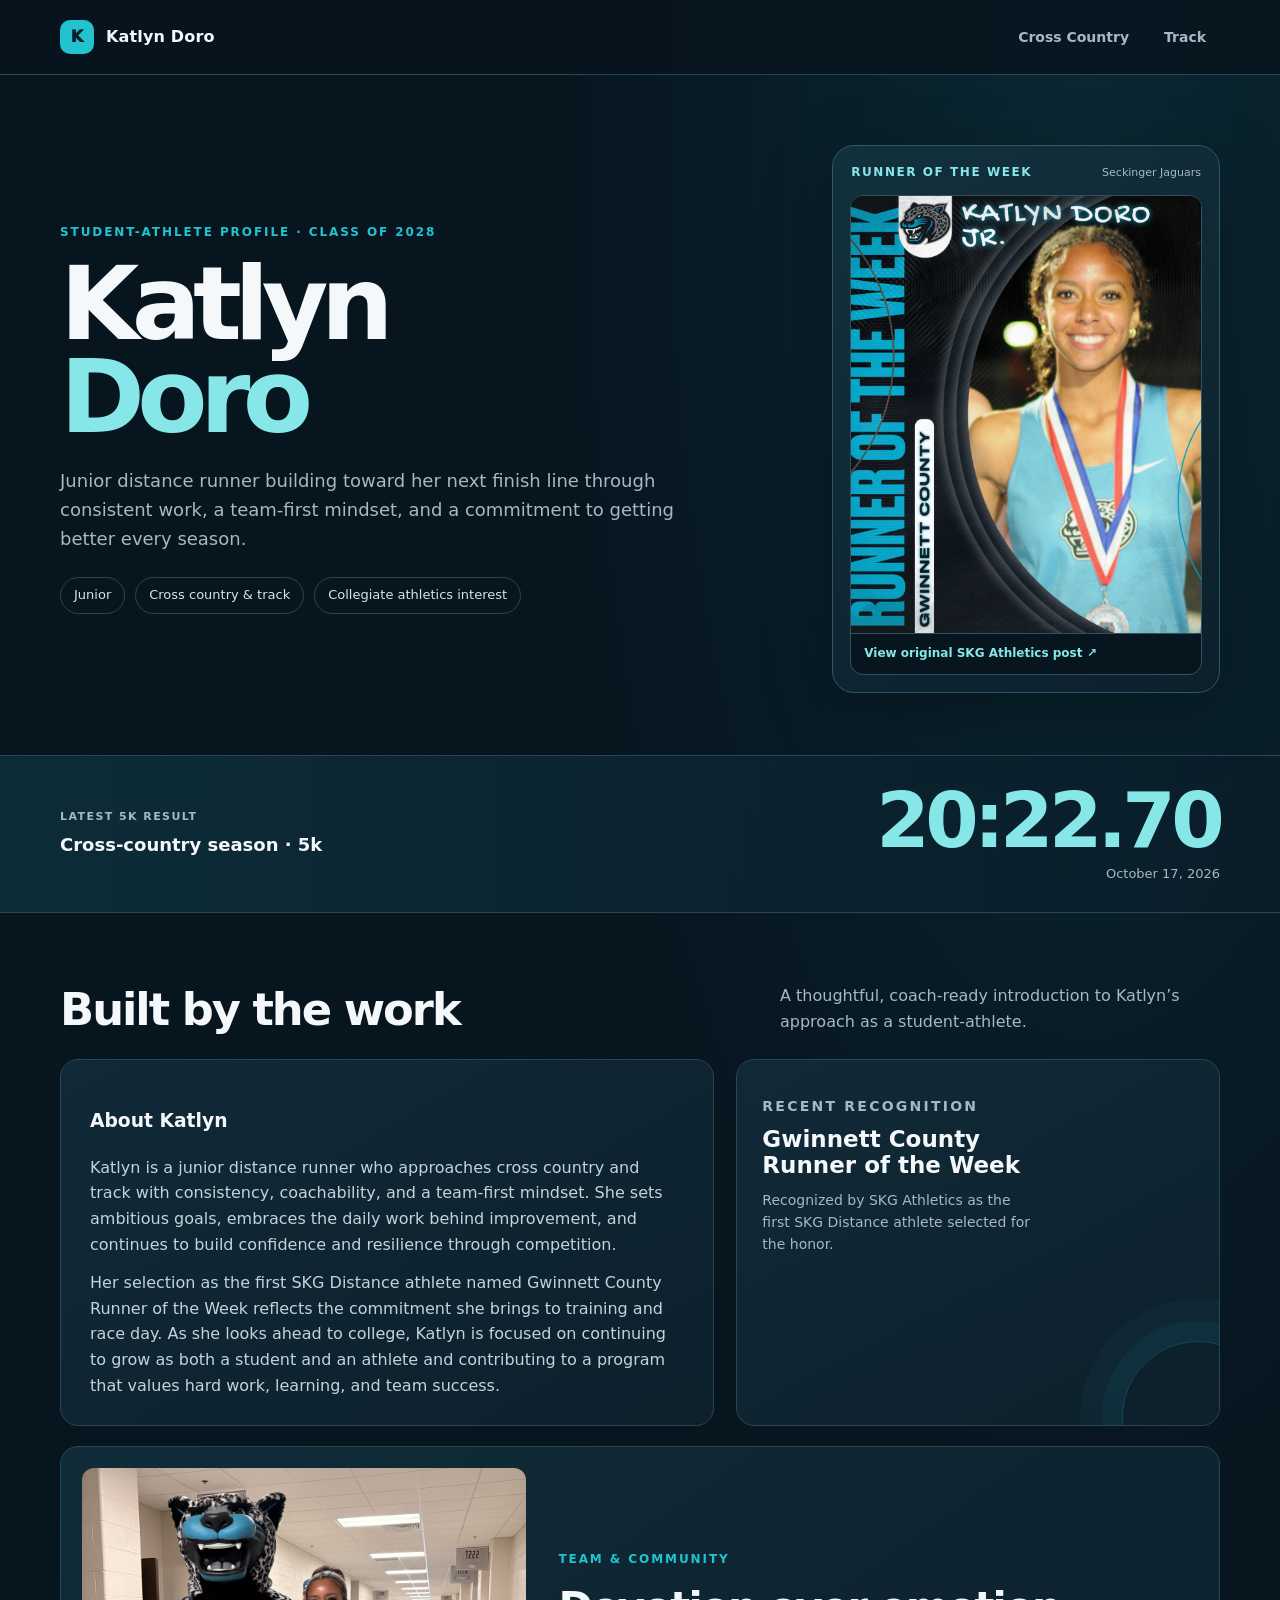
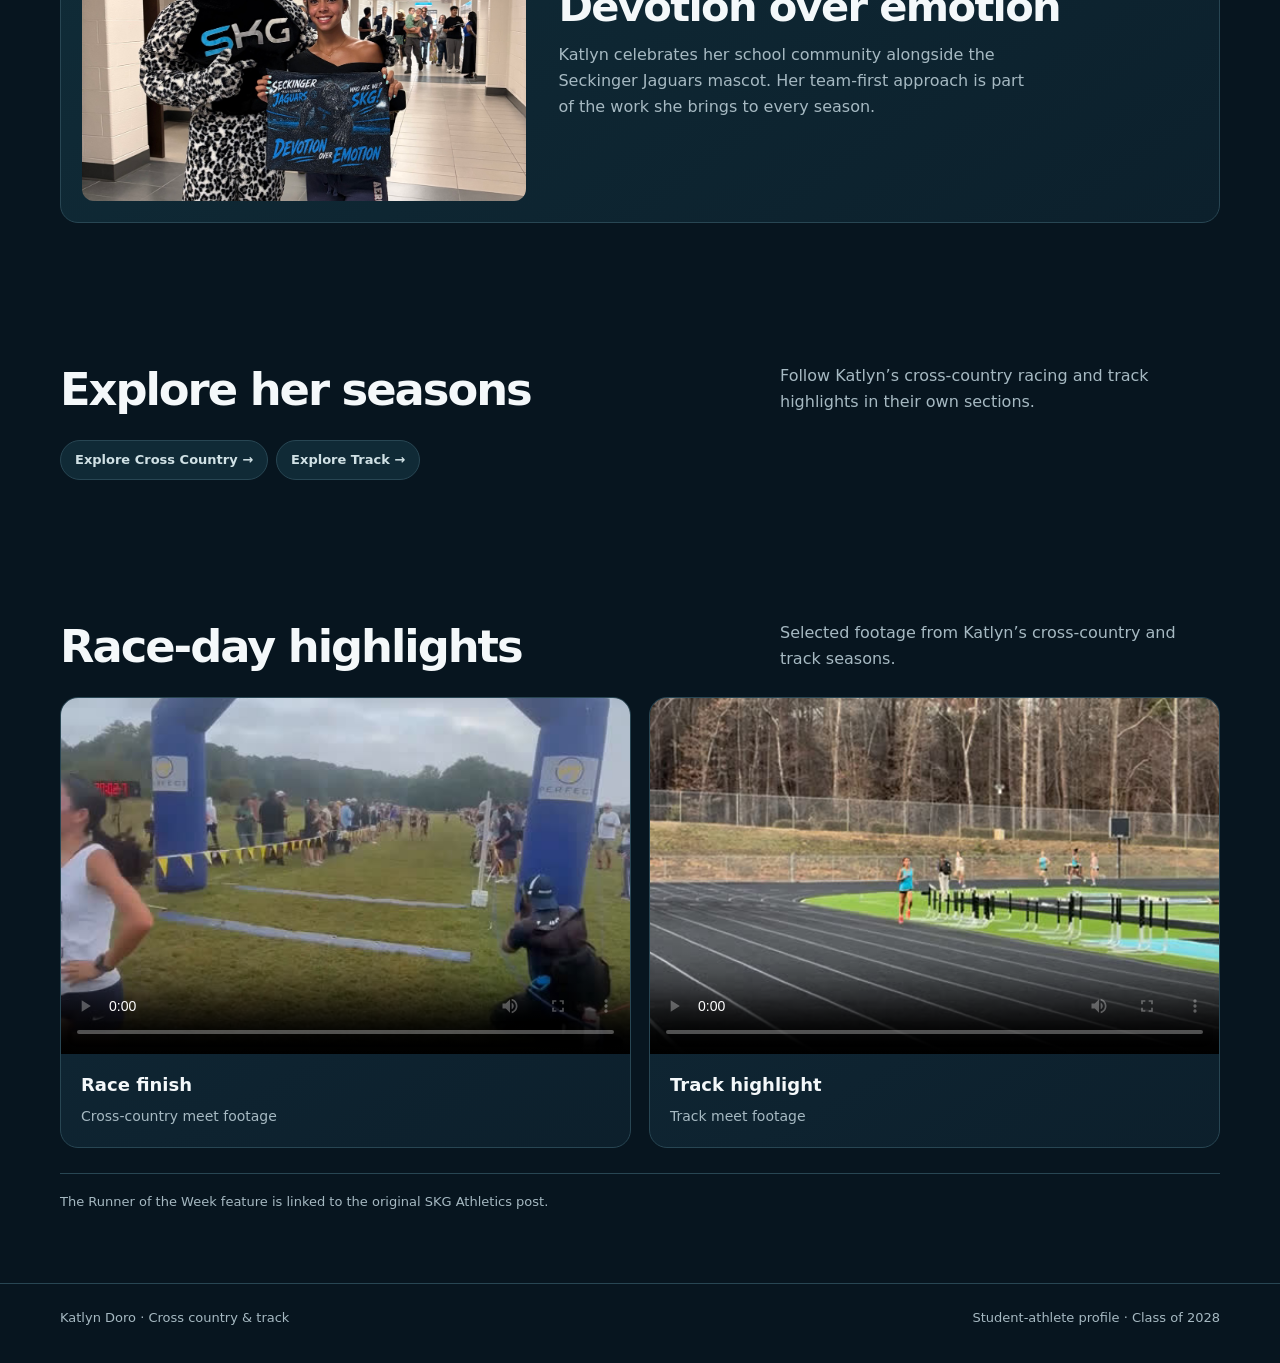
<file: index.html>
<!doctype html>
<html lang="en">
<head>
  <meta charset="utf-8">
  <meta name="viewport" content="width=device-width, initial-scale=1">
  <meta name="theme-color" content="#07151f">
  <meta name="description" content="Meet Katlyn Doro, junior cross-country and track athlete. Explore her latest 5K result, athlete bio, and race highlights.">
  <title>Katlyn Doro | Cross Country &amp; Track</title>
  <link rel="icon" href="data:image/svg+xml,%3Csvg xmlns='http://www.w3.org/2000/svg' viewBox='0 0 40 40'%3E%3Crect width='40' height='40' rx='11' fill='%2321c3cf'/%3E%3Cpath d='M10 29 20 10l10 19h-6l-4-8-4 8z' fill='%2307202a'/%3E%3C/svg%3E">
  <link rel="stylesheet" href="styles.css">
</head>
<body>
  <div class="topline"><div class="wrap nav">
    <a class="brand" href="index.html"><span class="mark" aria-hidden="true">K</span><span>Katlyn Doro</span></a>
    <nav class="nav-links" aria-label="Main navigation"><a href="cross-country.html">Cross Country</a><a href="track.html">Track</a></nav>
  </div></div>
  <header class="wrap hero">
    <div class="hero-grid">
      <div>
        <p class="eyebrow">Student-athlete profile · Class of 2028</p>
        <h1>Katlyn<br><span>Doro</span></h1>
        <p class="hero-copy">Junior distance runner building toward her next finish line through consistent work, a team-first mindset, and a commitment to getting better every season.</p>
        <div class="hero-meta"><span class="meta-pill">Junior</span><span class="meta-pill">Cross country &amp; track</span><span class="meta-pill">Collegiate athletics interest</span></div>
      </div>
      <aside class="runner-card" aria-label="Runner of the Week feature">
        <div class="runner-label"><strong>Runner of the Week</strong><span>Seckinger Jaguars</span></div>
        <a class="runner-image" href="https://www.instagram.com/p/DengwAHEeRJ/" target="_blank" rel="noopener noreferrer" aria-label="Open Katlyn's Runner of the Week post on Instagram">
          <img src="media/runner-of-week.jpeg" alt="Gwinnett County Runner of the Week graphic featuring Katlyn Doro Jr.">
          <span>View original SKG Athletics post ↗</span>
        </a>
      </aside>
    </div>
  </header>
  <div class="result-band"><div class="wrap result"><div><span class="result-label">Latest 5K result</span><p class="result-name">Cross-country season · 5k
  </p></div><div><div class="result-time" aria-label="20 minutes 22 point 70 seconds">20:22.70</div><div class="result-date">October 17, 2026</div></div></div></div>
  <main>
    <section class="wrap" aria-labelledby="about-title">
      <div class="section-head"><h2 id="about-title">Built by the work</h2><p>A thoughtful, coach-ready introduction to Katlyn’s approach as a student-athlete.</p></div>
      <div class="bio-grid">
        <article class="bio-card"><h3>About Katlyn</h3><p>Katlyn is a junior distance runner who approaches cross country and track with consistency, coachability, and a team-first mindset. She sets ambitious goals, embraces the daily work behind improvement, and continues to build confidence and resilience through competition.</p><p>Her selection as the first SKG Distance athlete named Gwinnett County Runner of the Week reflects the commitment she brings to training and race day. As she looks ahead to college, Katlyn is focused on continuing to grow as both a student and an athlete and contributing to a program that values hard work, learning, and team success.</p></article>
        <aside class="recognition"><p class="eyebrow">Recent recognition</p><h3>Gwinnett County Runner of the Week</h3><p>Recognized by SKG Athletics as the first SKG Distance athlete selected for the honor.</p></aside>
      </div>
      <div class="photo-feature"><img src="media/katlyn-team.jpeg" alt="Katlyn standing with the Seckinger Jaguars mascot at school." loading="lazy"><div><p class="eyebrow">Team &amp; community</p><h3>Devotion over emotion</h3><p>Katlyn celebrates her school community alongside the Seckinger Jaguars mascot. Her team-first approach is part of the work she brings to every season.</p></div></div>
    </section>
    <section class="wrap" aria-labelledby="explore-title">
      <div class="section-head"><h2 id="explore-title">Explore her seasons</h2><p>Follow Katlyn’s cross-country racing and track highlights in their own sections.</p></div>
      <div class="section-tabs"><a href="cross-country.html">Explore Cross Country →</a><a href="track.html">Explore Track →</a></div>
    </section>
    <section class="wrap" id="highlights" aria-labelledby="highlights-title">
      <div class="section-head"><h2 id="highlights-title">Race-day highlights</h2><p>Selected footage from Katlyn’s cross-country and track seasons.</p></div>
      <div class="videos">
        <article class="video-card"><video controls playsinline preload="metadata" poster="media/race-finish.jpg" aria-label="Cross-country race finish video"><source src="media/race-finish.mp4" type="video/mp4">Your browser does not support embedded video.</video><div class="video-copy"><h3>Race finish</h3><p>Cross-country meet footage</p></div></article>
        <article class="video-card"><video controls playsinline preload="metadata" poster="media/track-highlight.jpg" aria-label="Track highlight video"><source src="media/track-highlight.mp4" type="video/mp4">Your browser does not support embedded video.</video><div class="video-copy"><h3>Track highlight</h3><p>Track meet footage</p></div></article>
      </div>
      <p class="source-note">The Runner of the Week feature is linked to the original SKG Athletics post.</p>
    </section>
  </main>
  <footer><div class="wrap footer-inner"><span>Katlyn Doro · Cross country &amp; track</span><span>Student-athlete profile · Class of 2028</span></div></footer>
</body>
</html>
</file>
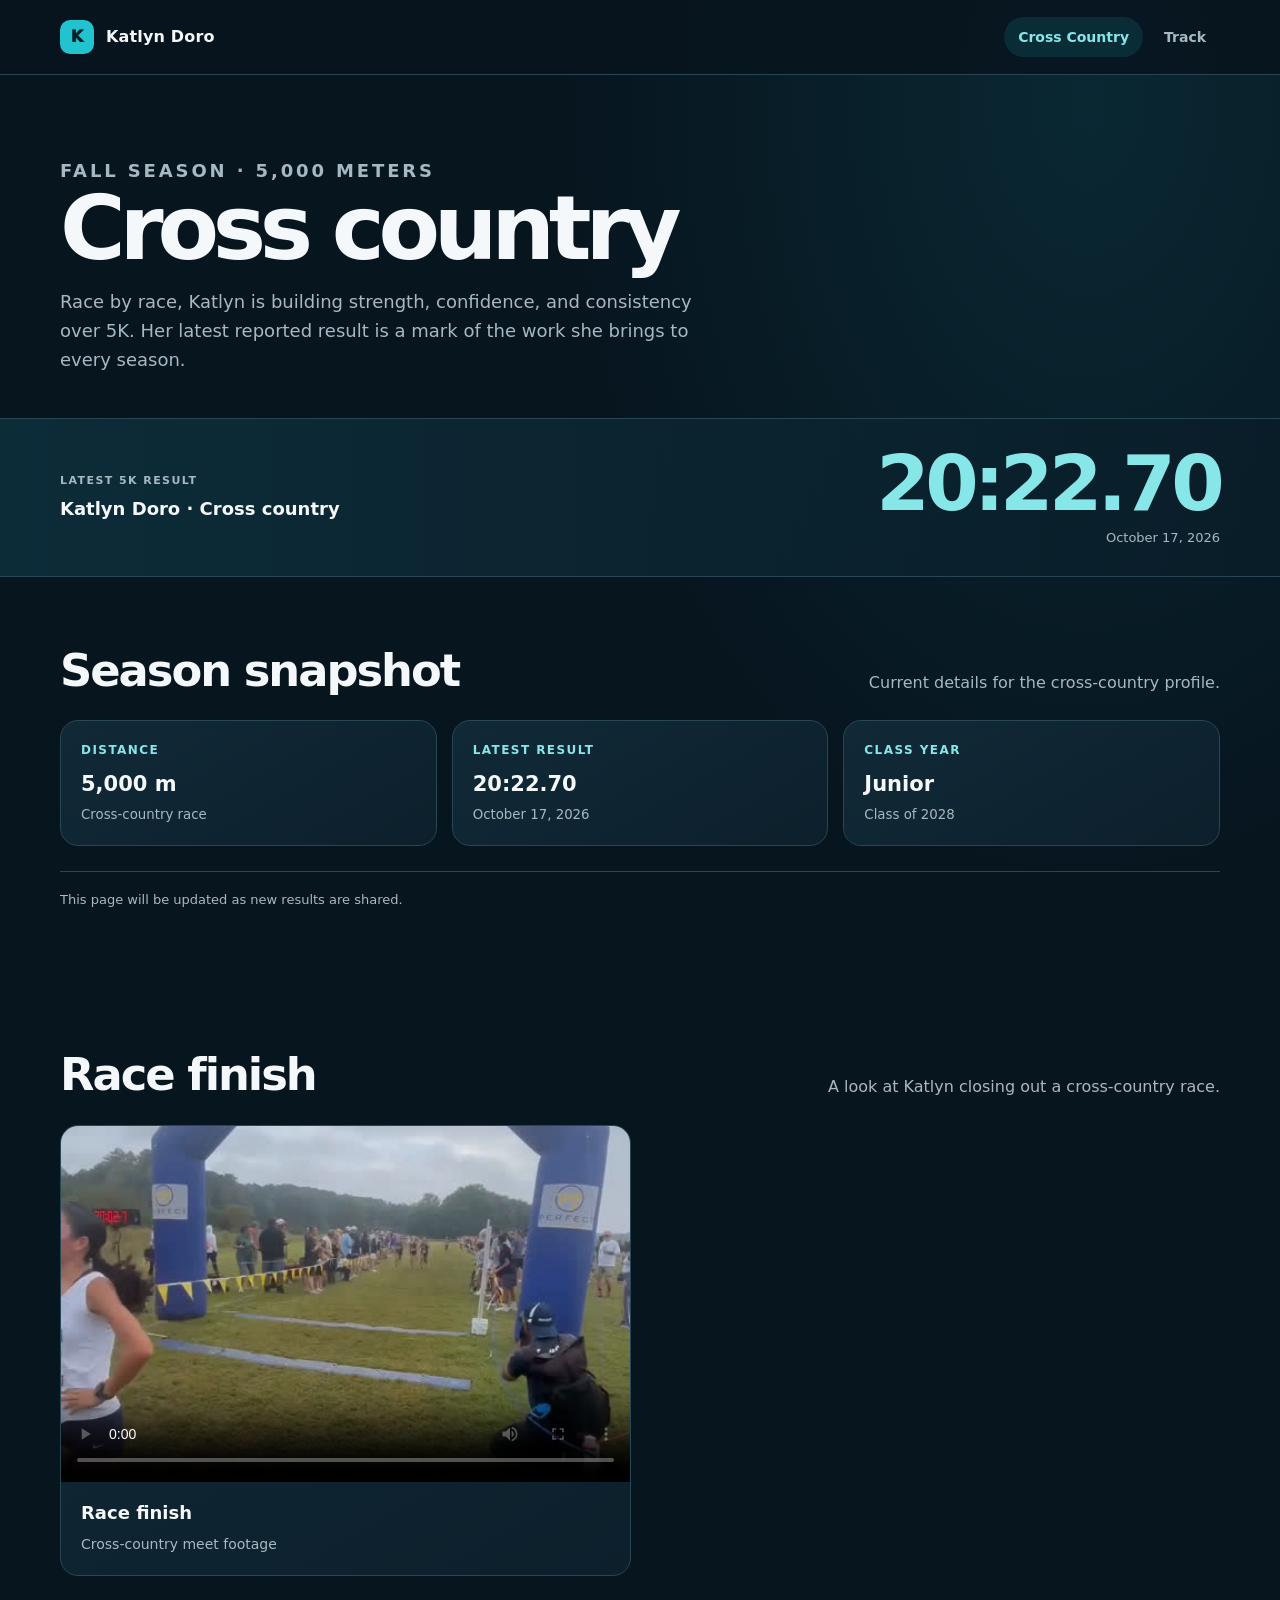
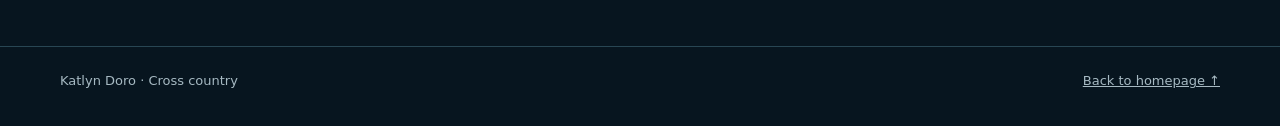
<file: cross-country.html>
<!doctype html>
<html lang="en">
<head>
  <meta charset="utf-8"><meta name="viewport" content="width=device-width, initial-scale=1"><meta name="theme-color" content="#07151f">
  <meta name="description" content="Katlyn Doro's cross-country profile, latest 5K result, and race finish highlight.">
  <title>Cross Country | Katlyn Doro</title><link rel="icon" href="data:image/svg+xml,%3Csvg xmlns='http://www.w3.org/2000/svg' viewBox='0 0 40 40'%3E%3Crect width='40' height='40' rx='11' fill='%2321c3cf'/%3E%3Cpath d='M10 29 20 10l10 19h-6l-4-8-4 8z' fill='%2307202a'/%3E%3C/svg%3E"><link rel="stylesheet" href="styles.css">
</head>
<body><div class="topline"><div class="wrap nav"><a class="brand" href="index.html"><span class="mark" aria-hidden="true">K</span><span>Katlyn Doro</span></a><nav class="nav-links" aria-label="Main navigation"><a href="cross-country.html" aria-current="page">Cross Country</a><a href="track.html">Track</a></nav></div></div>
<header class="wrap page-hero"><p class="eyebrow">Fall season · 5,000 meters</p><h1>Cross country</h1><p>Race by race, Katlyn is building strength, confidence, and consistency over 5K. Her latest reported result is a mark of the work she brings to every season.</p></header>
<div class="result-band"><div class="wrap result"><div><span class="result-label">Latest 5K result</span><p class="result-name">Katlyn Doro · Cross country</p></div><div><div class="result-time">20:22.70</div><div class="result-date">October 17, 2026</div></div></div></div>
<main><section class="wrap"><div class="section-head"><h2>Season snapshot</h2><p>Current details for the cross-country profile.</p></div><div class="event-grid"><article class="event-card"><strong>Distance</strong><span>5,000 m</span><small>Cross-country race</small></article><article class="event-card"><strong>Latest result</strong><span>20:22.70</span><small>October 17, 2026</small></article><article class="event-card"><strong>Class year</strong><span>Junior</span><small>Class of 2028</small></article></div><p class="source-note">This page will be updated as new results are shared.</p></section>
<section class="wrap"><div class="section-head"><h2>Race finish</h2><p>A look at Katlyn closing out a cross-country race.</p></div><div class="videos"><article class="video-card"><video controls playsinline preload="metadata" poster="media/race-finish.jpg" aria-label="Cross-country race finish video"><source src="media/race-finish.mp4" type="video/mp4">Your browser does not support embedded video.</video><div class="video-copy"><h3>Race finish</h3><p>Cross-country meet footage</p></div></article></div></section></main>
<footer><div class="wrap footer-inner"><span>Katlyn Doro · Cross country</span><a href="index.html">Back to homepage ↑</a></div></footer></body></html>
</file>
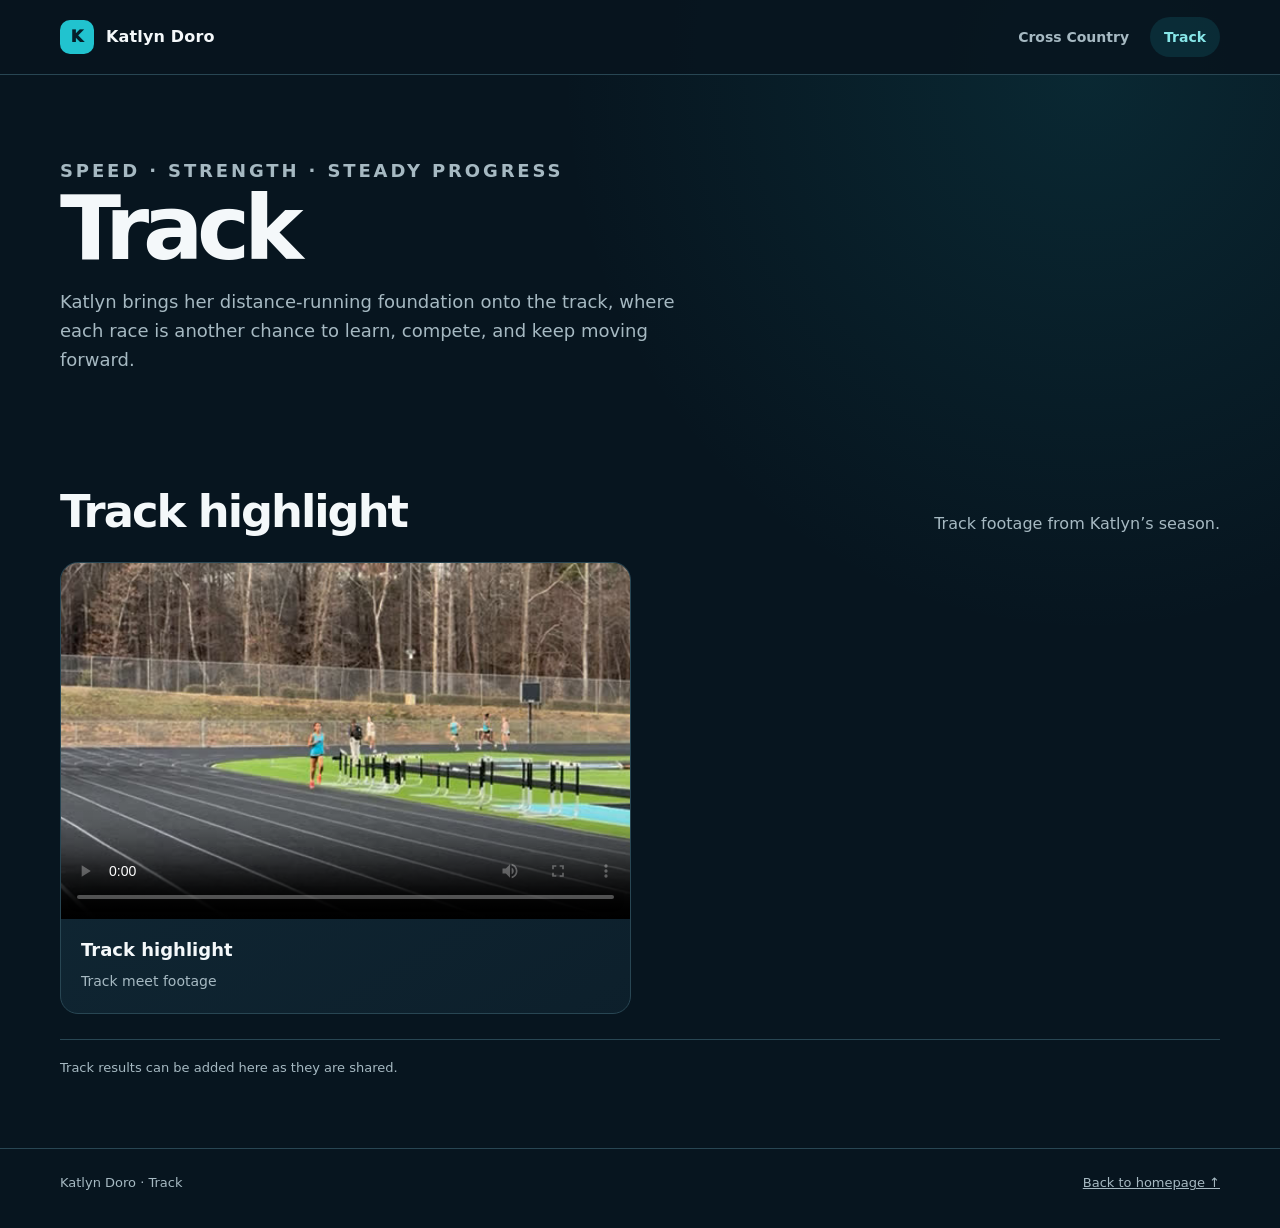
<file: track.html>
<!doctype html>
<html lang="en">
<head>
  <meta charset="utf-8"><meta name="viewport" content="width=device-width, initial-scale=1"><meta name="theme-color" content="#07151f">
  <meta name="description" content="Katlyn Doro's track profile and highlight footage.">
  <title>Track | Katlyn Doro</title><link rel="icon" href="data:image/svg+xml,%3Csvg xmlns='http://www.w3.org/2000/svg' viewBox='0 0 40 40'%3E%3Crect width='40' height='40' rx='11' fill='%2321c3cf'/%3E%3Cpath d='M10 29 20 10l10 19h-6l-4-8-4 8z' fill='%2307202a'/%3E%3C/svg%3E"><link rel="stylesheet" href="styles.css">
</head>
<body><div class="topline"><div class="wrap nav"><a class="brand" href="index.html"><span class="mark" aria-hidden="true">K</span><span>Katlyn Doro</span></a><nav class="nav-links" aria-label="Main navigation"><a href="cross-country.html">Cross Country</a><a href="track.html" aria-current="page">Track</a></nav></div></div>
<header class="wrap page-hero"><p class="eyebrow">Speed · strength · steady progress</p><h1>Track</h1><p>Katlyn brings her distance-running foundation onto the track, where each race is another chance to learn, compete, and keep moving forward.</p></header>
<main><section class="wrap"><div class="section-head"><h2>Track highlight</h2><p>Track footage from Katlyn’s season.</p></div><div class="videos"><article class="video-card"><video controls playsinline preload="metadata" poster="media/track-highlight.jpg" aria-label="Track highlight video"><source src="media/track-highlight.mp4" type="video/mp4">Your browser does not support embedded video.</video><div class="video-copy"><h3>Track highlight</h3><p>Track meet footage</p></div></article></div><p class="source-note">Track results can be added here as they are shared.</p></section></main>
<footer><div class="wrap footer-inner"><span>Katlyn Doro · Track</span><a href="index.html">Back to homepage ↑</a></div></footer></body></html>
</file>
<file: styles.css>
:root{color-scheme:dark;--ink:#f4f8fa;--muted:#a6b9c2;--bg:#07151f;--panel:#102532;--panel2:#153340;--line:#284653;--teal:#21c3cf;--aqua:#87e6e8;--gold:#f3c95f;--max:1160px}
*{box-sizing:border-box}html{scroll-behavior:smooth}body{margin:0;background:radial-gradient(ellipse at 85% 6%,rgba(25,157,170,.14),transparent 33rem),var(--bg);color:var(--ink);font:16px/1.6 Inter,ui-sans-serif,system-ui,-apple-system,BlinkMacSystemFont,"Segoe UI",sans-serif}a{color:inherit}.wrap{width:min(var(--max),calc(100% - 44px));margin-inline:auto}.topline{border-bottom:1px solid var(--line);background:rgba(7,21,31,.9)}.nav{min-height:74px;display:flex;align-items:center;justify-content:space-between;gap:24px}.brand{display:flex;align-items:center;gap:12px;text-decoration:none;font-weight:760;letter-spacing:.01em}.mark{width:34px;height:34px;display:grid;place-items:center;border-radius:10px;background:var(--teal);color:#06202a;font-size:16px;font-weight:950}.nav-links{display:flex;align-items:center;gap:7px}.nav-links a{color:var(--muted);text-decoration:none;padding:9px 14px;border-radius:999px;font-size:14px;font-weight:650;transition:.2s}.nav-links a:hover,.nav-links a:focus-visible,.nav-links a[aria-current=page]{background:rgba(33,195,207,.13);color:var(--aqua)}.hero{padding:70px 0 62px}.hero-grid{display:grid;grid-template-columns:minmax(0,1.3fr) minmax(290px,.7fr);align-items:center;gap:52px}.eyebrow{color:var(--teal);text-transform:uppercase;letter-spacing:.16em;font-size:12px;font-weight:850;margin:0 0 14px}.hero h1{font-size:clamp(3.6rem,8vw,7.4rem);line-height:.91;letter-spacing:-.075em;margin:0;max-width:780px}.hero h1 span{color:var(--aqua)}.hero-copy{max-width:620px;color:var(--muted);font-size:18px;margin:24px 0 0}.hero-meta{display:flex;flex-wrap:wrap;gap:10px;margin-top:24px}.meta-pill{border:1px solid var(--line);border-radius:999px;padding:7px 13px;color:#d6e4e8;font-size:13px}.runner-card{background:linear-gradient(145deg,#12313d,#0c202c);border:1px solid #2b5965;border-radius:22px;padding:17px;box-shadow:0 20px 70px rgba(0,0,0,.27)}.runner-label{display:flex;align-items:center;justify-content:space-between;gap:12px;margin:0 1px 13px}.runner-label strong{font-size:12px;text-transform:uppercase;letter-spacing:.13em;color:var(--aqua)}.runner-label span{font-size:11px;color:var(--muted)}.runner-image{display:block;overflow:hidden;border-radius:13px;background:#07151f;border:1px solid #31525c;text-decoration:none}.runner-image img{display:block;width:100%;height:auto;max-height:500px;object-fit:contain;background:#07151f}.runner-image span{display:block;padding:10px 13px;color:var(--aqua);font-size:12px;font-weight:700;border-top:1px solid #31525c}.photo-feature{display:grid;grid-template-columns:minmax(260px,.82fr) minmax(0,1.18fr);align-items:center;gap:32px;margin-top:20px;padding:21px;border-radius:18px;background:linear-gradient(145deg,#102c38,#0c202c);border:1px solid var(--line)}.photo-feature img{display:block;width:100%;max-height:520px;aspect-ratio:4/3;object-fit:cover;object-position:center 38%;border-radius:12px}.photo-feature h3{font-size:clamp(1.8rem,4vw,2.6rem);letter-spacing:-.04em;line-height:1.1;margin:0}.photo-feature p:not(.eyebrow){color:var(--muted);max-width:480px;margin:13px 0 0}.result-band{background:linear-gradient(90deg,rgba(14,50,63,.8),rgba(9,29,41,.75));border-top:1px solid var(--line);border-bottom:1px solid var(--line)}.result{display:grid;grid-template-columns:1fr auto;align-items:center;gap:24px;padding:27px 0}.result-label{display:block;color:var(--muted);text-transform:uppercase;letter-spacing:.13em;font-size:11px;font-weight:800}.result-name{margin:5px 0 0;font-size:18px;font-weight:700}.result-time{color:var(--aqua);font-size:clamp(2.8rem,7vw,4.8rem);font-weight:850;letter-spacing:-.06em;line-height:1}.result-date{color:var(--muted);font-size:13px;text-align:right;margin-top:5px}main section{padding:70px 0}.section-head{display:flex;justify-content:space-between;align-items:end;gap:24px;margin-bottom:25px}h2{font-size:clamp(1.9rem,4vw,2.8rem);letter-spacing:-.045em;line-height:1.08;margin:0}.section-head p{color:var(--muted);margin:0;max-width:440px}.bio-grid{display:grid;grid-template-columns:minmax(0,1.15fr) minmax(260px,.85fr);gap:22px}.bio-card,.recognition,.video-card,.event-card{background:linear-gradient(150deg,rgba(18,43,57,.94),rgba(13,32,44,.95));border:1px solid var(--line);border-radius:18px}.bio-card{padding:27px 29px}.bio-card p{color:#c4d3d9;margin:13px 0 0}.recognition{padding:25px;position:relative;overflow:hidden}.recognition:after{content:"";position:absolute;width:150px;height:150px;border:1px solid rgba(33,195,207,.25);border-radius:50%;right:-55px;bottom:-68px;box-shadow:0 0 0 20px rgba(33,195,207,.05),0 0 0 42px rgba(33,195,207,.035)}.recognition .eyebrow{margin-bottom:8px}.recognition h3{font-size:23px;line-height:1.15;margin:0;max-width:300px}.recognition p{color:var(--muted);font-size:14px;margin:10px 0 0;max-width:280px}.section-tabs{display:flex;gap:8px;flex-wrap:wrap}.section-tabs a{padding:9px 14px;border-radius:999px;background:#102a36;border:1px solid var(--line);text-decoration:none;color:#d0e1e5;font-size:13px;font-weight:700}.section-tabs a:hover{border-color:var(--teal);color:var(--aqua)}.videos{display:grid;grid-template-columns:repeat(2,minmax(0,1fr));gap:18px}.video-card{overflow:hidden}.video-card video{width:100%;display:block;aspect-ratio:16/10;object-fit:cover;background:#030a0e}.video-copy{padding:18px 20px 20px}.video-copy h3{margin:0;font-size:18px}.video-copy p{margin:5px 0 0;color:var(--muted);font-size:14px}.page-hero{padding:64px 0 44px}.page-hero h1{font-size:clamp(3rem,7vw,6rem);line-height:.94;letter-spacing:-.07em;margin:0}.page-hero p{max-width:650px;color:var(--muted);font-size:18px;margin:18px 0 0}.event-grid{display:grid;grid-template-columns:repeat(3,minmax(0,1fr));gap:15px}.event-card{padding:20px}.event-card strong{display:block;color:var(--aqua);font-size:12px;text-transform:uppercase;letter-spacing:.12em}.event-card span{display:block;font-size:21px;font-weight:750;margin-top:7px}.event-card small{display:block;color:var(--muted);margin-top:3px}.source-note{color:var(--muted);border-top:1px solid var(--line);padding-top:18px;margin:25px 0 0;font-size:13px}footer{border-top:1px solid var(--line);padding:24px 0 34px;color:var(--muted);font-size:13px}.footer-inner{display:flex;justify-content:space-between;gap:16px;flex-wrap:wrap}:focus-visible{outline:3px solid var(--gold);outline-offset:3px}@media(max-width:800px){.hero-grid{grid-template-columns:1fr;gap:32px}.runner-card{max-width:460px}.bio-grid{grid-template-columns:1fr}.event-grid{grid-template-columns:1fr}}@media(max-width:620px){.wrap{width:min(100% - 28px,var(--max))}.nav{min-height:66px;align-items:flex-start;padding:14px 0;flex-direction:column;gap:8px}.nav-links{width:100%;overflow:auto}.nav-links a{white-space:nowrap;padding:8px 11px}.hero{padding:46px 0 40px}.hero h1{font-size:clamp(3.5rem,18vw,5.7rem)}.hero-copy{font-size:16px}.result{padding:22px 0}.videos{grid-template-columns:1fr}main section{padding:52px 0}.section-head{align-items:flex-start;flex-direction:column;gap:10px}.result-date{text-align:left}.result{grid-template-columns:1fr;gap:11px}.photo-feature{grid-template-columns:1fr;gap:18px}.photo-feature img{max-height:480px;aspect-ratio:4/3}.footer-inner{flex-direction:column}}@media(prefers-reduced-motion:reduce){html{scroll-behavior:auto}*,*::before,*::after{animation-duration:.01ms!important;transition-duration:.01ms!important}}
</file>
